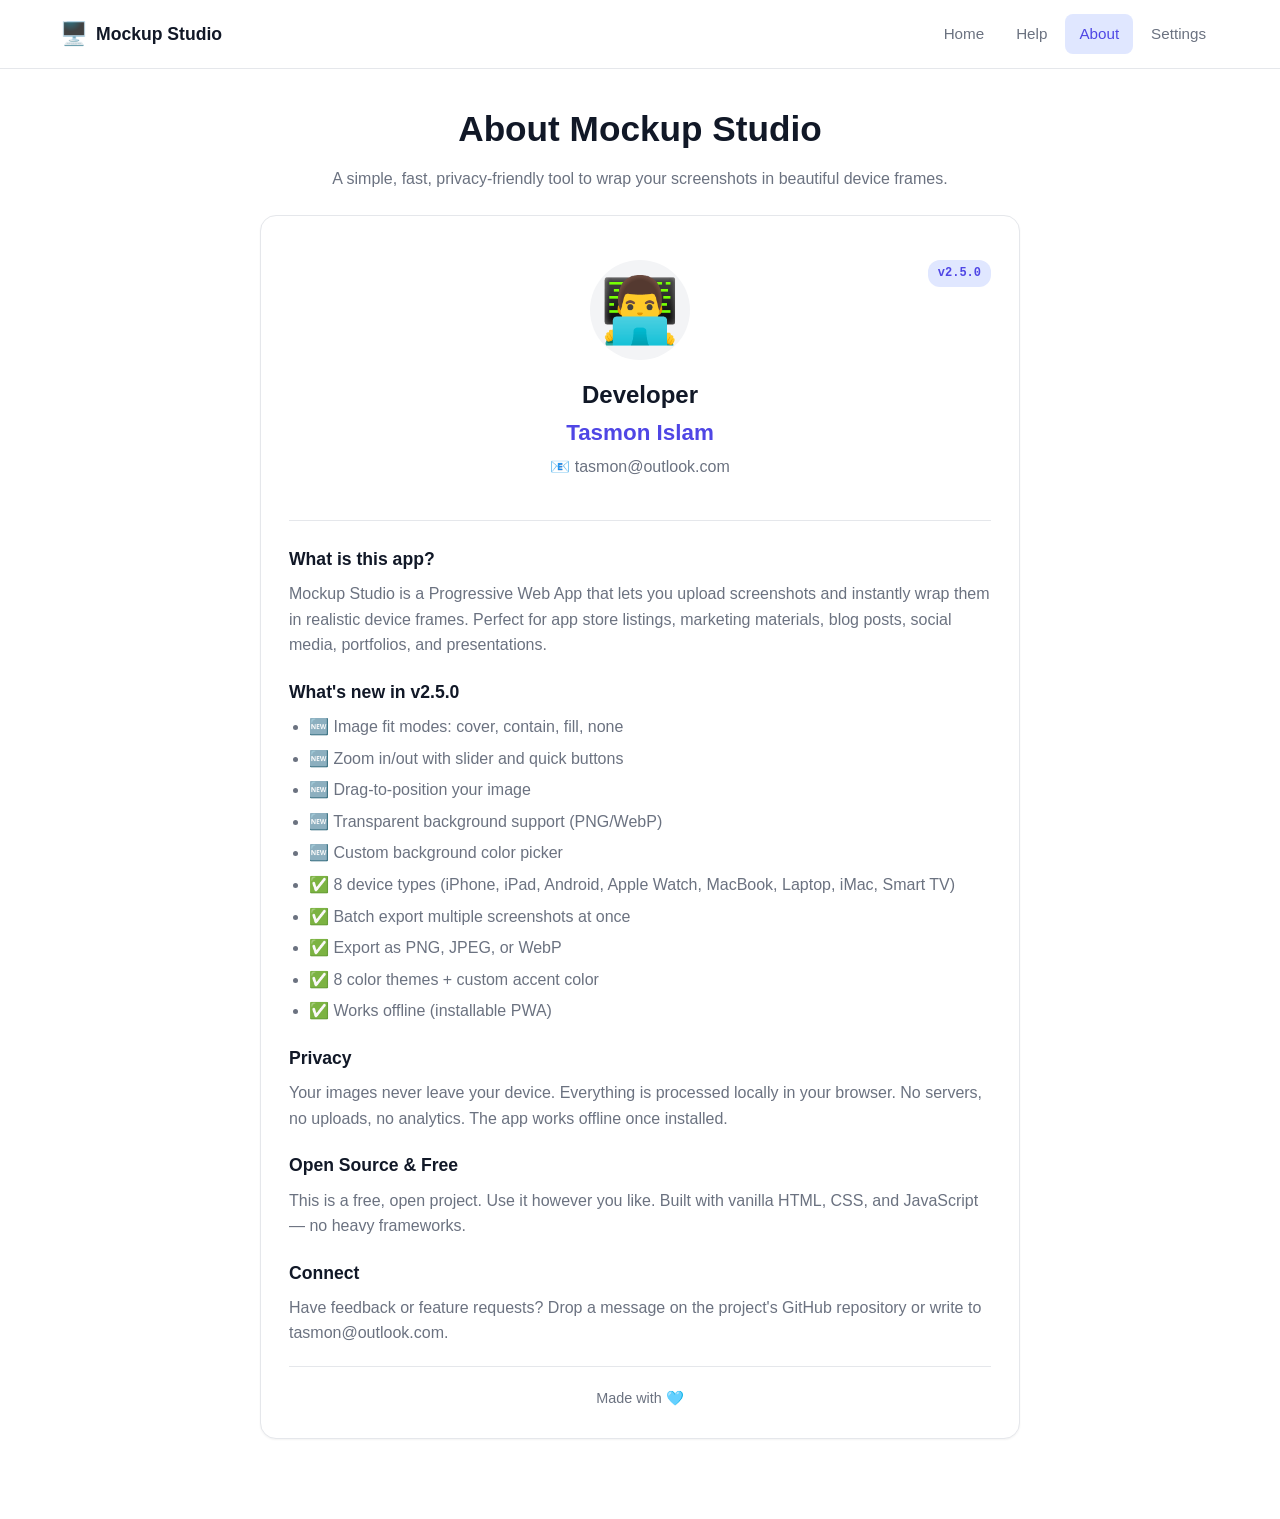
<file: about.html>
<!DOCTYPE html>
<html lang="en" data-theme="light">
<head>
  <meta charset="UTF-8">
  <meta name="viewport" content="width=device-width, initial-scale=1.0">
  <meta name="theme-color" content="#4f46e5">
  <link rel="manifest" href="manifest.json">
  <link rel="icon" href="icon.png" type="image/png">
  <title>About - Mockup Studio</title>
  <link rel="stylesheet" href="styles.css">
  <script>
    try {
      const s = JSON.parse(localStorage.getItem('mockup-settings') || '{}');
      if (s.theme) document.documentElement.setAttribute('data-theme', s.theme);
      if (s.accent && s.accent !== '#4f46e5') {
        document.documentElement.style.setProperty('--primary', s.accent);
      }
    } catch(e) {}
  </script>
</head>
<body>
  <nav class="navbar">
    <div class="nav-container">
      <a href="index.html" class="nav-brand">
        <span class="brand-icon">🖥️</span>
        <span class="brand-text">Mockup Studio</span>
      </a>
      <button class="nav-toggle" id="navToggle"><span></span><span></span><span></span></button>
      <ul class="nav-links" id="navLinks">
        <li><a href="index.html" class="nav-link">Home</a></li>
        <li><a href="help.html" class="nav-link">Help</a></li>
        <li><a href="about.html" class="nav-link active">About</a></li>
        <li><a href="settings.html" class="nav-link">Settings</a></li>
      </ul>
    </div>
  </nav>

  <main class="container narrow">
    <div class="page-header">
      <h1>About Mockup Studio</h1>
      <p class="page-subtitle">A simple, fast, privacy-friendly tool to wrap your screenshots in beautiful device frames.</p>
    </div>

    <div class="card">
      <div class="about-hero">
        <span class="version-tag">v2.5.0</span>
        <div class="about-avatar">👨‍💻</div>
        <h2>Developer</h2>
        <p class="developer-name">Tasmon Islam</p>
        <p class="developer-role">📧 tasmon@outlook.com</p>
      </div>

      <div class="about-section">
        <h3>What is this app?</h3>
        <p>Mockup Studio is a Progressive Web App that lets you upload screenshots and instantly wrap them in realistic device frames. Perfect for app store listings, marketing materials, blog posts, social media, portfolios, and presentations.</p>
      </div>

      <div class="about-section">
        <h3>What's new in v2.5.0</h3>
        <ul class="feature-list">
          <li>🆕 Image fit modes: cover, contain, fill, none</li>
          <li>🆕 Zoom in/out with slider and quick buttons</li>
          <li>🆕 Drag-to-position your image</li>
          <li>🆕 Transparent background support (PNG/WebP)</li>
          <li>🆕 Custom background color picker</li>
          <li>✅ 8 device types (iPhone, iPad, Android, Apple Watch, MacBook, Laptop, iMac, Smart TV)</li>
          <li>✅ Batch export multiple screenshots at once</li>
          <li>✅ Export as PNG, JPEG, or WebP</li>
          <li>✅ 8 color themes + custom accent color</li>
          <li>✅ Works offline (installable PWA)</li>
        </ul>
      </div>

      <div class="about-section">
        <h3>Privacy</h3>
        <p>Your images never leave your device. Everything is processed locally in your browser. No servers, no uploads, no analytics. The app works offline once installed.</p>
      </div>

      <div class="about-section">
        <h3>Open Source & Free</h3>
        <p>This is a free, open project. Use it however you like. Built with vanilla HTML, CSS, and JavaScript — no heavy frameworks.</p>
      </div>

      <div class="about-section">
        <h3>Connect</h3>
        <p>Have feedback or feature requests? Drop a message on the project's GitHub repository or write to tasmon@outlook.com.</p>
      </div>

      <div class="about-meta">
        <p>Made with 🩵</p>
      </div>
    </div>
  </main>

  <script src="app.js"></script>
</body>
</html>
</file>
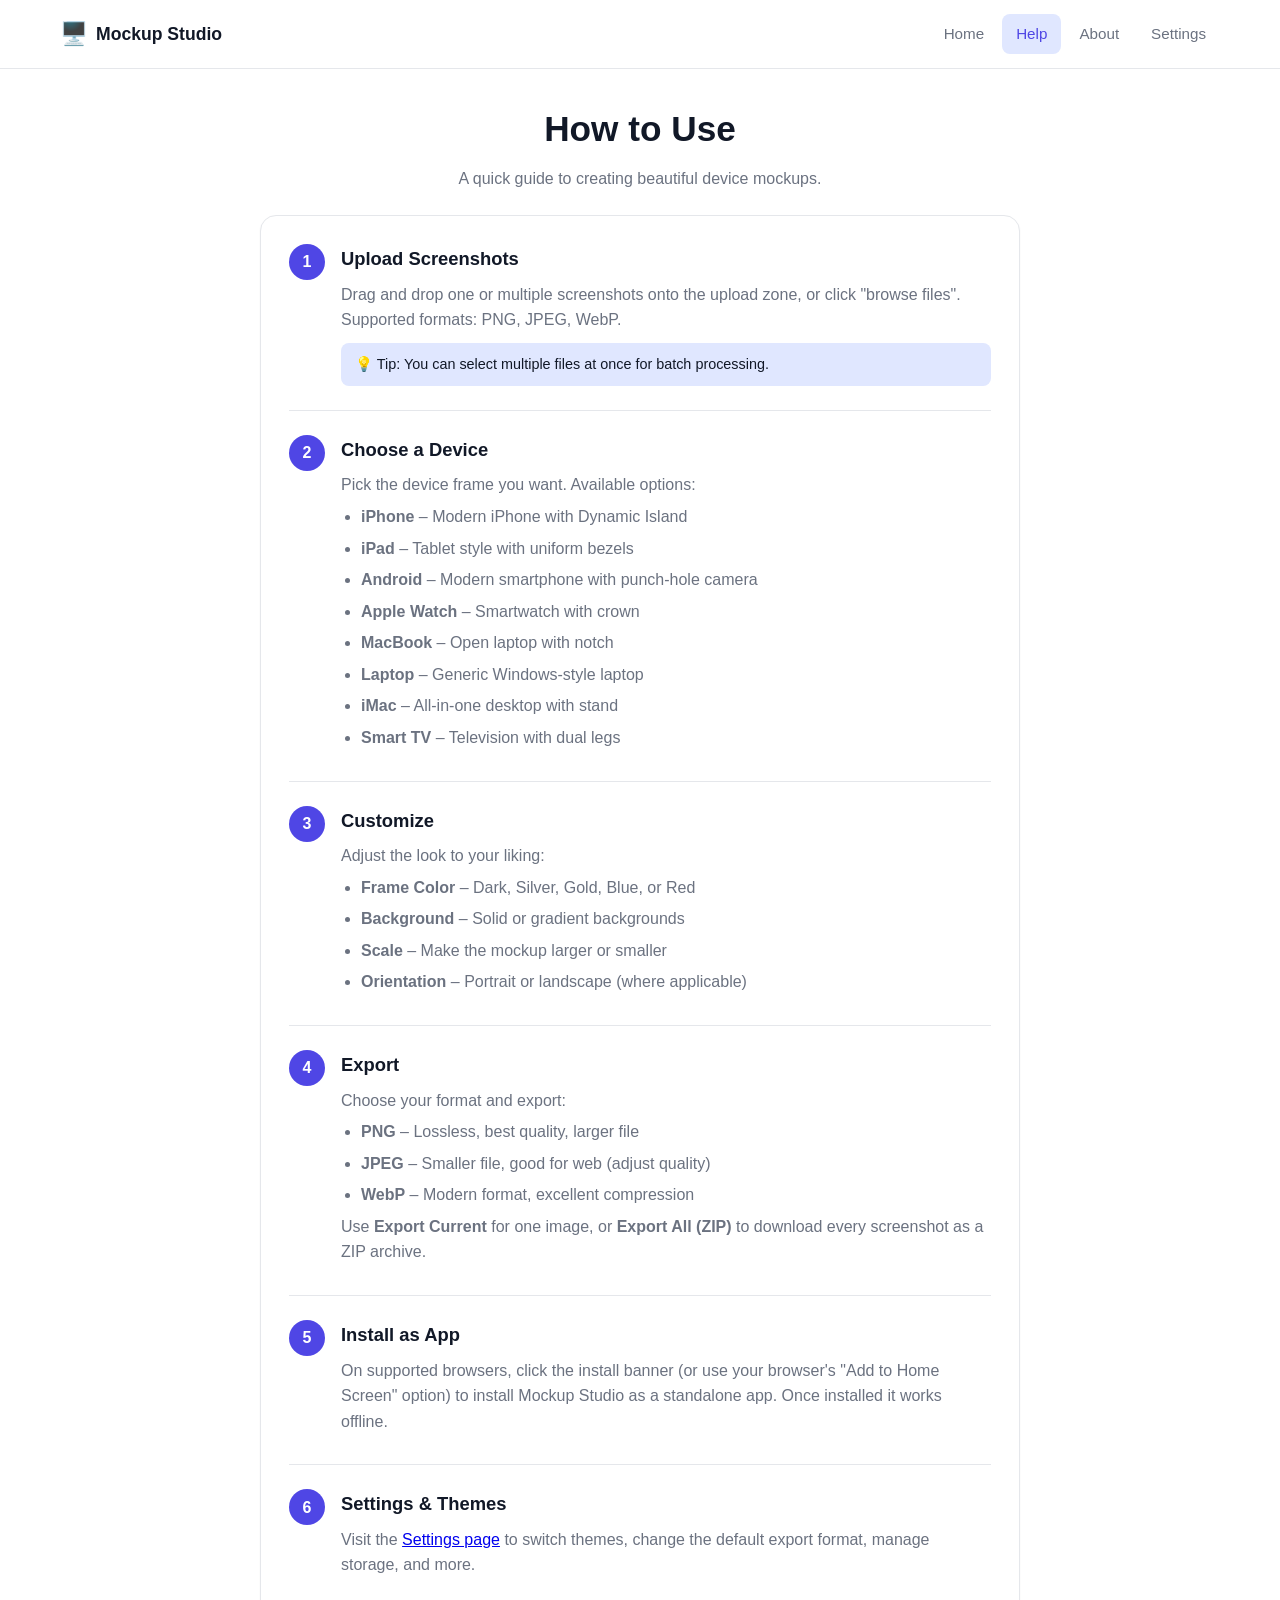
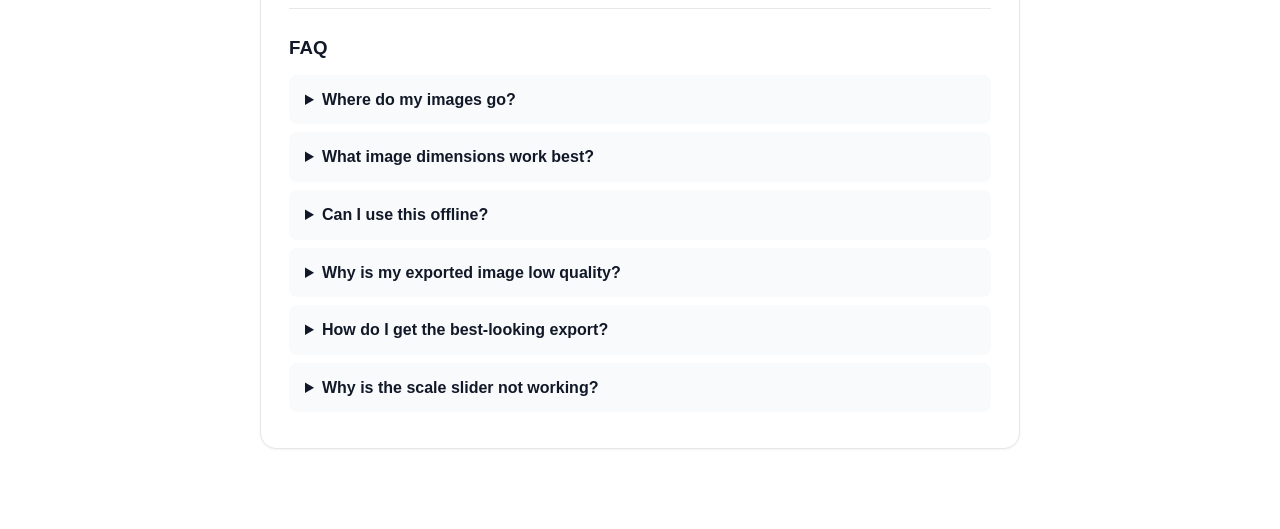
<file: help.html>
<!DOCTYPE html>
<html lang="en" data-theme="light">
<head>
  <meta charset="UTF-8">
  <meta name="viewport" content="width=device-width, initial-scale=1.0">
  <meta name="theme-color" content="#4f46e5">
  <link rel="manifest" href="manifest.json">
  <link rel="icon" href="icon.png" type="image/png">
  <title>Help - Mockup Studio</title>
  <link rel="stylesheet" href="styles.css">
  <script>
    try {
      const s = JSON.parse(localStorage.getItem('mockup-settings') || '{}');
      if (s.theme) document.documentElement.setAttribute('data-theme', s.theme);
      if (s.accent && s.accent !== '#4f46e5') {
        document.documentElement.style.setProperty('--primary', s.accent);
      }
    } catch(e) {}
  </script>
</head>
<body>
  <nav class="navbar">
    <div class="nav-container">
      <a href="index.html" class="nav-brand">
        <span class="brand-icon">🖥️</span>
        <span class="brand-text">Mockup Studio</span>
      </a>
      <button class="nav-toggle" id="navToggle"><span></span><span></span><span></span></button>
      <ul class="nav-links" id="navLinks">
        <li><a href="index.html" class="nav-link">Home</a></li>
        <li><a href="help.html" class="nav-link active">Help</a></li>
        <li><a href="about.html" class="nav-link">About</a></li>
        <li><a href="settings.html" class="nav-link">Settings</a></li>
      </ul>
    </div>
  </nav>

  <main class="container narrow">
    <div class="page-header">
      <h1>How to Use</h1>
      <p class="page-subtitle">A quick guide to creating beautiful device mockups.</p>
    </div>

    <div class="card">
      <div class="help-step">
        <div class="step-number">1</div>
        <div class="step-content">
          <h3>Upload Screenshots</h3>
          <p>Drag and drop one or multiple screenshots onto the upload zone, or click "browse files". Supported formats: PNG, JPEG, WebP.</p>
          <div class="tip">💡 Tip: You can select multiple files at once for batch processing.</div>
        </div>
      </div>

      <div class="help-step">
        <div class="step-number">2</div>
        <div class="step-content">
          <h3>Choose a Device</h3>
          <p>Pick the device frame you want. Available options:</p>
          <ul>
            <li><strong>iPhone</strong> – Modern iPhone with Dynamic Island</li>
            <li><strong>iPad</strong> – Tablet style with uniform bezels</li>
            <li><strong>Android</strong> – Modern smartphone with punch-hole camera</li>
            <li><strong>Apple Watch</strong> – Smartwatch with crown</li>
            <li><strong>MacBook</strong> – Open laptop with notch</li>
            <li><strong>Laptop</strong> – Generic Windows-style laptop</li>
            <li><strong>iMac</strong> – All-in-one desktop with stand</li>
            <li><strong>Smart TV</strong> – Television with dual legs</li>
          </ul>
        </div>
      </div>

      <div class="help-step">
        <div class="step-number">3</div>
        <div class="step-content">
          <h3>Customize</h3>
          <p>Adjust the look to your liking:</p>
          <ul>
            <li><strong>Frame Color</strong> – Dark, Silver, Gold, Blue, or Red</li>
            <li><strong>Background</strong> – Solid or gradient backgrounds</li>
            <li><strong>Scale</strong> – Make the mockup larger or smaller</li>
            <li><strong>Orientation</strong> – Portrait or landscape (where applicable)</li>
          </ul>
        </div>
      </div>

      <div class="help-step">
        <div class="step-number">4</div>
        <div class="step-content">
          <h3>Export</h3>
          <p>Choose your format and export:</p>
          <ul>
            <li><strong>PNG</strong> – Lossless, best quality, larger file</li>
            <li><strong>JPEG</strong> – Smaller file, good for web (adjust quality)</li>
            <li><strong>WebP</strong> – Modern format, excellent compression</li>
          </ul>
          <p>Use <strong>Export Current</strong> for one image, or <strong>Export All (ZIP)</strong> to download every screenshot as a ZIP archive.</p>
        </div>
      </div>

      <div class="help-step">
        <div class="step-number">5</div>
        <div class="step-content">
          <h3>Install as App</h3>
          <p>On supported browsers, click the install banner (or use your browser's "Add to Home Screen" option) to install Mockup Studio as a standalone app. Once installed it works offline.</p>
        </div>
      </div>

      <div class="help-step">
        <div class="step-number">6</div>
        <div class="step-content">
          <h3>Settings & Themes</h3>
          <p>Visit the <a href="settings.html">Settings page</a> to switch themes, change the default export format, manage storage, and more.</p>
        </div>
      </div>

      <div class="help-section">
        <h3>FAQ</h3>
        <details class="faq-item">
          <summary>Where do my images go?</summary>
          <p>Nowhere. They stay on your device. All processing happens in your browser.</p>
        </details>
        <details class="faq-item">
          <summary>What image dimensions work best?</summary>
          <p>Use screenshots that match the aspect ratio of your target device for best results (e.g., 1170×2532 for iPhone, 2048×2732 for iPad).</p>
        </details>
        <details class="faq-item">
          <summary>Can I use this offline?</summary>
          <p>Yes! Once installed as a PWA, the app works completely offline.</p>
        </details>
        <details class="faq-item">
          <summary>Why is my exported image low quality?</summary>
          <p>Make sure the JPEG/WebP quality slider is set high. PNG is always lossless.</p>
        </details>
        <details class="faq-item">
          <summary>How do I get the best-looking export?</summary>
          <p>Use high-resolution screenshots, set scale to 100%, export as PNG, and pick a contrasting background.</p>
        </details>
        <details class="faq-item">
          <summary>Why is the scale slider not working?</summary>
          <p>In v2.0.1, scale now properly applies via CSS custom property. If you still see issues, try refreshing the page.</p>
        </details>
      </div>
    </div>
  </main>

  <script src="app.js"></script>
</body>
</html>
</file>
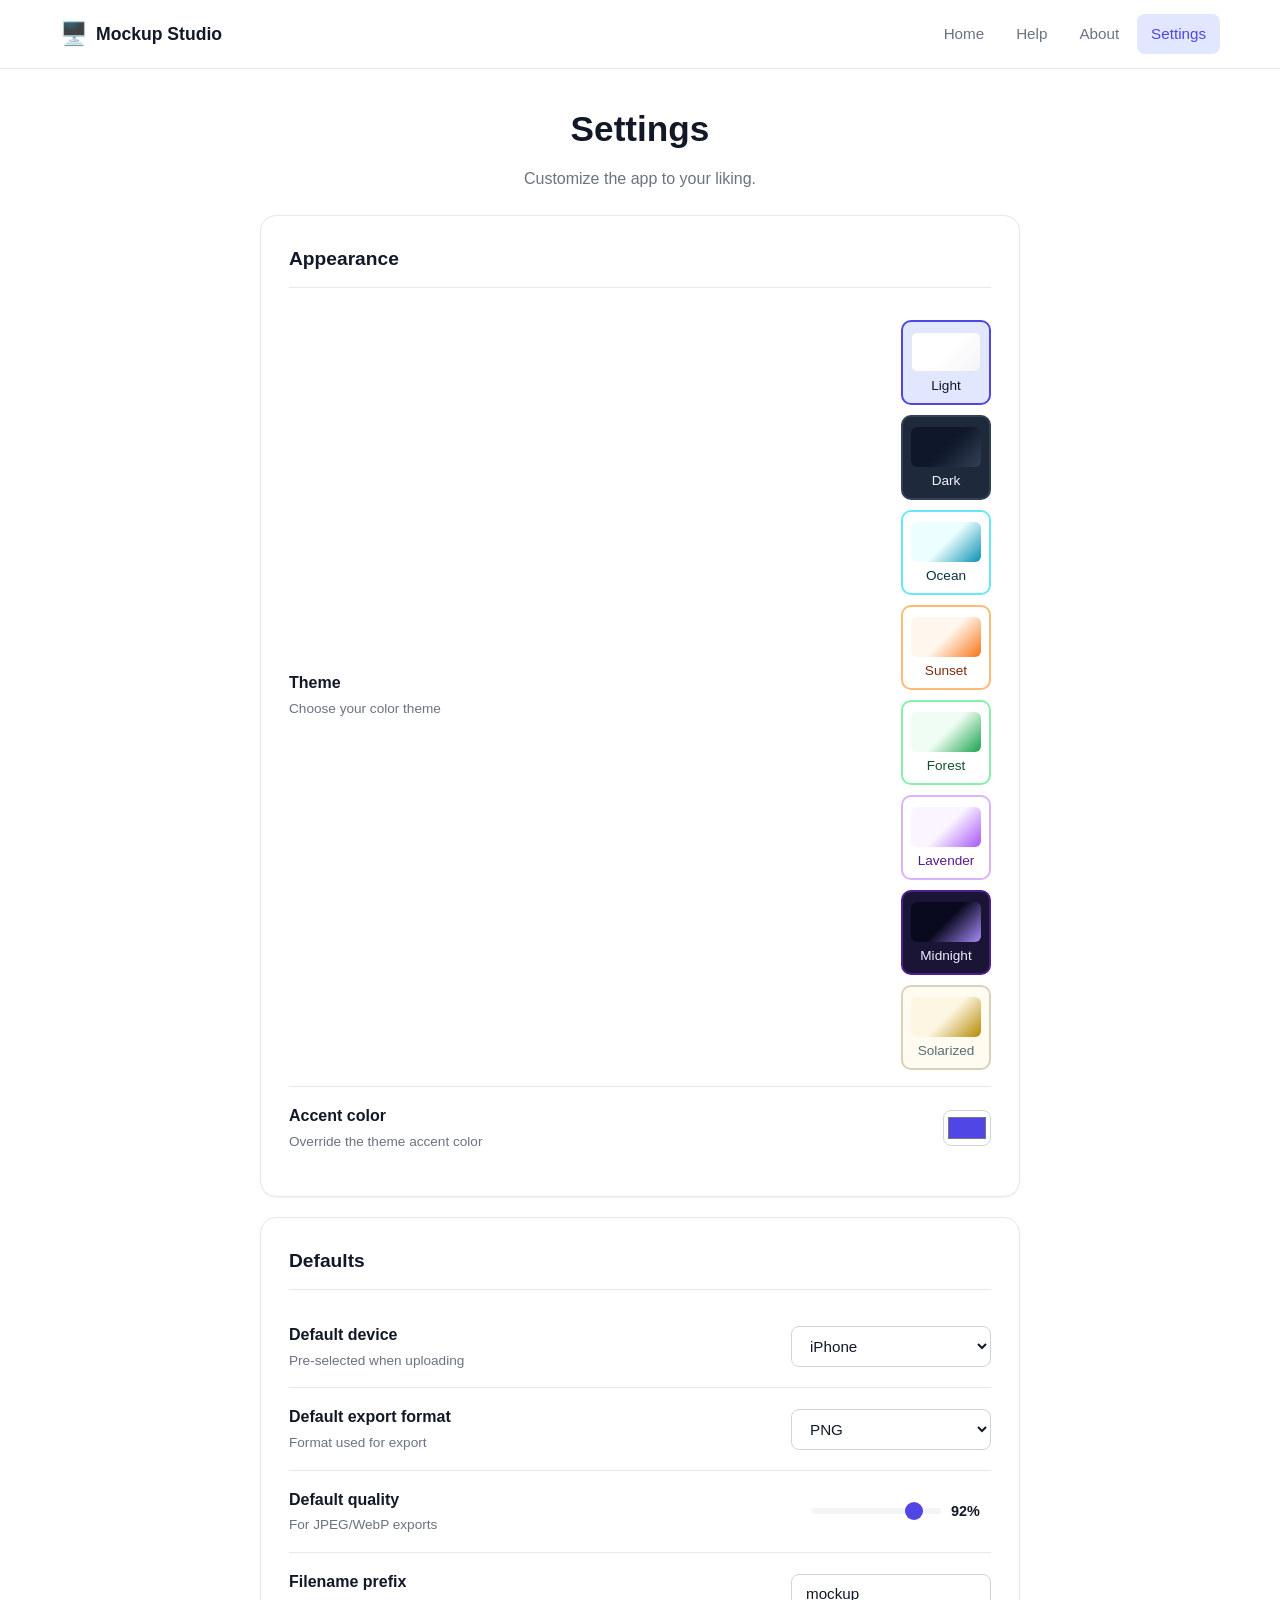
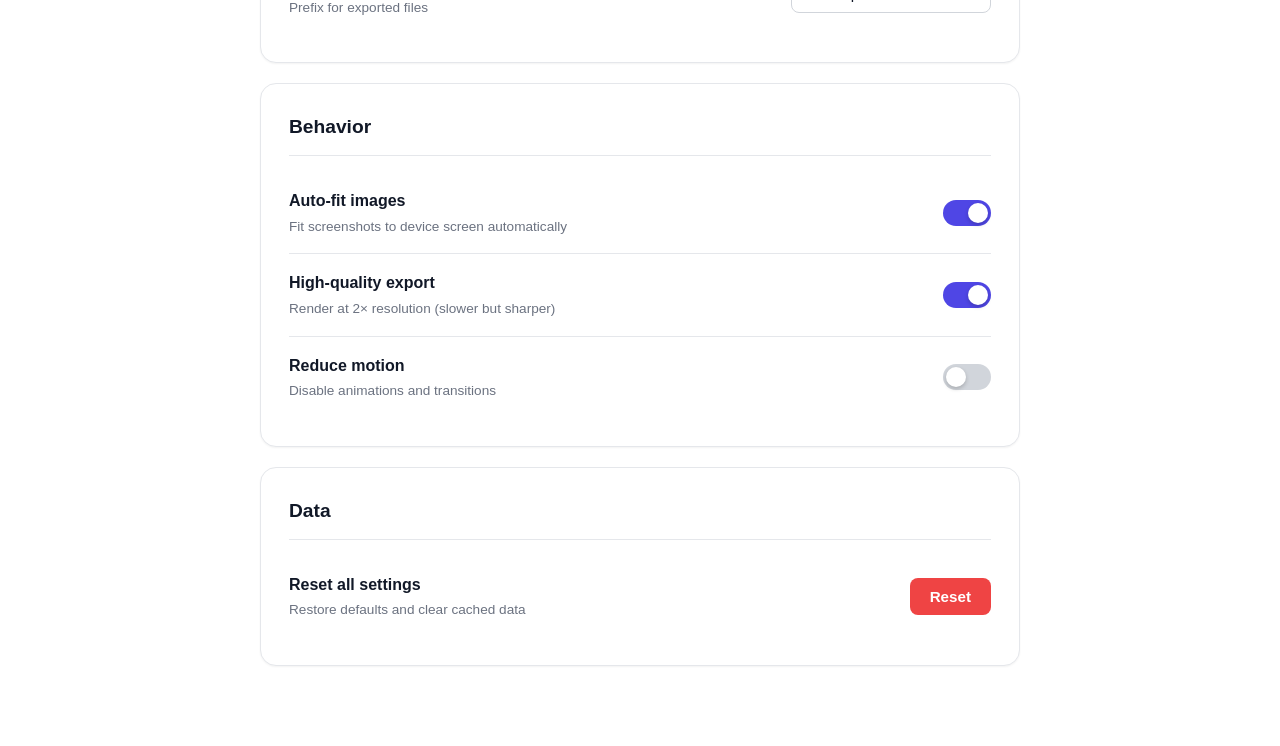
<file: settings.html>
<!DOCTYPE html>
<html lang="en" data-theme="light">
<head>
  <meta charset="UTF-8">
  <meta name="viewport" content="width=device-width, initial-scale=1.0">
  <meta name="theme-color" content="#4f46e5">
  <link rel="manifest" href="manifest.json">
  <link rel="icon" href="icon.png" type="image/png">
  <title>Settings - Mockup Studio</title>
  <link rel="stylesheet" href="styles.css">
  <script>
    try {
      const s = JSON.parse(localStorage.getItem('mockup-settings') || '{}');
      if (s.theme) document.documentElement.setAttribute('data-theme', s.theme);
      if (s.accent && s.accent !== '#4f46e5') {
        document.documentElement.style.setProperty('--primary', s.accent);
      }
    } catch(e) {}
  </script>
</head>
<body>
  <nav class="navbar">
    <div class="nav-container">
      <a href="index.html" class="nav-brand">
        <span class="brand-icon">🖥️</span>
        <span class="brand-text">Mockup Studio</span>
      </a>
      <button class="nav-toggle" id="navToggle"><span></span><span></span><span></span></button>
      <ul class="nav-links" id="navLinks">
        <li><a href="index.html" class="nav-link">Home</a></li>
        <li><a href="help.html" class="nav-link">Help</a></li>
        <li><a href="about.html" class="nav-link">About</a></li>
        <li><a href="settings.html" class="nav-link active">Settings</a></li>
      </ul>
    </div>
  </nav>

  <main class="container narrow">
    <div class="page-header">
      <h1>Settings</h1>
      <p class="page-subtitle">Customize the app to your liking.</p>
    </div>

    <div class="card">
      <h2 class="settings-section-title">Appearance</h2>
      <div class="setting-row">
        <div>
          <label class="setting-label">Theme</label>
          <p class="setting-desc">Choose your color theme</p>
        </div>
        <div class="theme-grid" id="themeGrid">
          <button class="theme-card selected" data-theme="light" type="button">
            <div class="theme-preview theme-preview-light"></div>
            <span>Light</span>
          </button>
          <button class="theme-card" data-theme="dark" type="button">
            <div class="theme-preview theme-preview-dark"></div>
            <span>Dark</span>
          </button>
          <button class="theme-card" data-theme="ocean" type="button">
            <div class="theme-preview theme-preview-ocean"></div>
            <span>Ocean</span>
          </button>
          <button class="theme-card" data-theme="sunset" type="button">
            <div class="theme-preview theme-preview-sunset"></div>
            <span>Sunset</span>
          </button>
          <button class="theme-card" data-theme="forest" type="button">
            <div class="theme-preview theme-preview-forest"></div>
            <span>Forest</span>
          </button>
          <button class="theme-card" data-theme="lavender" type="button">
            <div class="theme-preview theme-preview-lavender"></div>
            <span>Lavender</span>
          </button>
          <button class="theme-card" data-theme="midnight" type="button">
            <div class="theme-preview theme-preview-midnight"></div>
            <span>Midnight</span>
          </button>
          <button class="theme-card" data-theme="solarized" type="button">
            <div class="theme-preview theme-preview-solarized"></div>
            <span>Solarized</span>
          </button>
        </div>
      </div>

      <div class="setting-row">
        <div>
          <label class="setting-label" for="accentPicker">Accent color</label>
          <p class="setting-desc">Override the theme accent color</p>
        </div>
        <input type="color" id="accentPicker" value="#4f46e5" class="color-input">
      </div>
    </div>

    <div class="card">
      <h2 class="settings-section-title">Defaults</h2>

      <div class="setting-row">
        <div>
          <label class="setting-label" for="defaultDevice">Default device</label>
          <p class="setting-desc">Pre-selected when uploading</p>
        </div>
        <select id="defaultDevice" class="select-input">
          <option value="iphone">iPhone</option>
          <option value="ipad">iPad</option>
          <option value="android">Android</option>
          <option value="watch">Apple Watch</option>
          <option value="macbook">MacBook</option>
          <option value="laptop">Laptop</option>
          <option value="imac">iMac</option>
          <option value="tv">Smart TV</option>
        </select>
      </div>

      <div class="setting-row">
        <div>
          <label class="setting-label" for="defaultFormat">Default export format</label>
          <p class="setting-desc">Format used for export</p>
        </div>
        <select id="defaultFormat" class="select-input">
          <option value="png">PNG</option>
          <option value="jpeg">JPEG</option>
          <option value="webp">WebP</option>
        </select>
      </div>

      <div class="setting-row">
        <div>
          <label class="setting-label" for="defaultQuality">Default quality</label>
          <p class="setting-desc">For JPEG/WebP exports</p>
        </div>
        <div class="range-row">
          <input type="range" id="defaultQuality" min="50" max="100" value="92">
          <span id="defaultQualityValue">92%</span>
        </div>
      </div>

      <div class="setting-row">
        <div>
          <label class="setting-label" for="defaultPrefix">Filename prefix</label>
          <p class="setting-desc">Prefix for exported files</p>
        </div>
        <input type="text" id="defaultPrefix" class="text-input" value="mockup" maxlength="50">
      </div>
    </div>

    <div class="card">
      <h2 class="settings-section-title">Behavior</h2>

      <div class="setting-row">
        <div>
          <label class="setting-label" for="autoFit">Auto-fit images</label>
          <p class="setting-desc">Fit screenshots to device screen automatically</p>
        </div>
        <label class="switch">
          <input type="checkbox" id="autoFit" checked>
          <span class="slider"></span>
        </label>
      </div>

      <div class="setting-row">
        <div>
          <label class="setting-label" for="hqExport">High-quality export</label>
          <p class="setting-desc">Render at 2× resolution (slower but sharper)</p>
        </div>
        <label class="switch">
          <input type="checkbox" id="hqExport" checked>
          <span class="slider"></span>
        </label>
      </div>

      <div class="setting-row">
        <div>
          <label class="setting-label" for="reduceMotion">Reduce motion</label>
          <p class="setting-desc">Disable animations and transitions</p>
        </div>
        <label class="switch">
          <input type="checkbox" id="reduceMotion">
          <span class="slider"></span>
        </label>
      </div>
    </div>

    <div class="card">
      <h2 class="settings-section-title">Data</h2>
      <div class="setting-row">
        <div>
          <label class="setting-label">Reset all settings</label>
          <p class="setting-desc">Restore defaults and clear cached data</p>
        </div>
        <button class="btn btn-danger" id="resetSettings" type="button">Reset</button>
      </div>
    </div>
  </main>

  <script src="app.js"></script>
</body>
</html>
</file>
<file: styles.css>
*, *::before, *::after { box-sizing: border-box; margin: 0; padding: 0; }

:root, [data-theme="light"] {
  --primary: #4f46e5;
  --primary-hover: #4338ca;
  --primary-light: #e0e7ff;
  --bg: #ffffff;
  --bg-secondary: #f9fafb;
  --bg-tertiary: #f3f4f6;
  --text: #111827;
  --text-secondary: #6b7280;
  --border: #e5e7eb;
  --border-strong: #d1d5db;
  --card: #ffffff;
  --shadow-sm: 0 1px 2px rgba(0,0,0,0.05);
  --shadow: 0 1px 3px rgba(0,0,0,0.1), 0 1px 2px rgba(0,0,0,0.06);
  --shadow-lg: 0 10px 25px rgba(0,0,0,0.1);
  --danger: #ef4444;
  --success: #10b981;
  --mockup-scale: 0.8;
}

[data-theme="dark"] {
  --primary: #818cf8; --primary-hover: #6366f1; --primary-light: #312e81;
  --bg: #0f172a; --bg-secondary: #1e293b; --bg-tertiary: #334155;
  --text: #f1f5f9; --text-secondary: #94a3b8;
  --border: #334155; --border-strong: #475569; --card: #1e293b;
}

[data-theme="ocean"] { --primary: #0891b2; --primary-light: #cffafe; --bg: #ecfeff; --bg-secondary: #cffafe; --bg-tertiary: #a5f3fc; --text: #083344; --text-secondary: #155e75; --border: #67e8f9; --card: #ffffff; }
[data-theme="sunset"] { --primary: #f97316; --primary-light: #fed7aa; --bg: #fff7ed; --bg-secondary: #ffedd5; --bg-tertiary: #fed7aa; --text: #7c2d12; --text-secondary: #9a3412; --border: #fdba74; --card: #ffffff; }
[data-theme="forest"] { --primary: #16a34a; --primary-light: #dcfce7; --bg: #f0fdf4; --bg-secondary: #dcfce7; --bg-tertiary: #bbf7d0; --text: #14532d; --text-secondary: #166534; --border: #86efac; --card: #ffffff; }
[data-theme="lavender"] { --primary: #a855f7; --primary-light: #f3e8ff; --bg: #faf5ff; --bg-secondary: #f3e8ff; --bg-tertiary: #e9d5ff; --text: #581c87; --text-secondary: #6b21a8; --border: #d8b4fe; --card: #ffffff; }
[data-theme="midnight"] { --primary: #a78bfa; --primary-light: #4c1d95; --bg: #0a0a1f; --bg-secondary: #1a1535; --bg-tertiary: #2d2555; --text: #ede9fe; --text-secondary: #c4b5fd; --border: #4c1d95; --card: #1a1535; }
[data-theme="solarized"] { --primary: #b58900; --primary-light: #fdf6e3; --bg: #fdf6e3; --bg-secondary: #eee8d5; --bg-tertiary: #d8d2bd; --text: #586e75; --text-secondary: #657b83; --border: #d8d2bd; --card: #fffbf0; }

html { scroll-behavior: smooth; }
body {
  font-family: -apple-system, BlinkMacSystemFont, 'Segoe UI', Roboto, sans-serif;
  background: var(--bg);
  color: var(--text);
  line-height: 1.6;
  min-height: 100vh;
  transition: background 0.3s, color 0.3s;
  -webkit-font-smoothing: antialiased;
}
[data-reduce-motion="true"] *, [data-reduce-motion="true"] *::before, [data-reduce-motion="true"] *::after {
  animation-duration: 0.01ms !important;
  transition-duration: 0.01ms !important;
}

.navbar { position: sticky; top: 0; z-index: 100; border-bottom: 1px solid var(--border); background: color-mix(in srgb, var(--bg) 92%, transparent); backdrop-filter: blur(10px); }
.nav-container { max-width: 1200px; margin: 0 auto; padding: 14px 20px; display: flex; align-items: center; justify-content: space-between; gap: 16px; }
.nav-brand { display: flex; align-items: center; gap: 8px; font-weight: 700; font-size: 1.1rem; color: var(--text); text-decoration: none; }
.brand-icon { font-size: 1.4rem; }
.nav-links { display: flex; gap: 4px; list-style: none; }
.nav-link { display: block; padding: 8px 14px; color: var(--text-secondary); text-decoration: none; border-radius: 8px; font-weight: 500; font-size: 0.95rem; transition: 0.2s; }
.nav-link:hover { background: var(--bg-tertiary); color: var(--text); }
.nav-link.active { background: var(--primary-light); color: var(--primary); }
.nav-toggle { display: none; background: none; border: none; cursor: pointer; padding: 8px; flex-direction: column; gap: 4px; }
.nav-toggle span { display: block; width: 22px; height: 2px; background: var(--text); border-radius: 2px; transition: 0.3s; }
.nav-toggle[aria-expanded="true"] span:nth-child(1) { transform: translateY(6px) rotate(45deg); }
.nav-toggle[aria-expanded="true"] span:nth-child(2) { opacity: 0; }
.nav-toggle[aria-expanded="true"] span:nth-child(3) { transform: translateY(-6px) rotate(-45deg); }

.container { max-width: 1200px; margin: 0 auto; padding: 32px 20px 60px; }
.container.narrow { max-width: 800px; }

.hero { text-align: center; padding: 20px 0 40px; }
.hero-title {
  font-size: clamp(1.8rem, 4vw, 2.6rem);
  font-weight: 800;
  margin-bottom: 12px;
  background: linear-gradient(135deg, var(--text), var(--primary));
  -webkit-background-clip: text;
  background-clip: text;
  -webkit-text-fill-color: transparent;
  line-height: 1.2;
}
.hero-subtitle { font-size: clamp(1rem, 2vw, 1.15rem); color: var(--text-secondary); max-width: 600px; margin: 0 auto 32px; }

.upload-zone { border: 2px dashed var(--border-strong); border-radius: 16px; padding: 48px 20px; background: var(--bg-secondary); cursor: pointer; transition: 0.3s; max-width: 700px; margin: 0 auto; outline: none; }
.upload-zone:hover, .upload-zone.dragover, .upload-zone:focus-visible { border-color: var(--primary); background: var(--primary-light); transform: translateY(-2px); }
.upload-content { text-align: center; pointer-events: none; }
.upload-content > * { pointer-events: auto; }
.upload-icon { width: 56px; height: 56px; color: var(--primary); margin-bottom: 12px; }
.upload-zone h3 { font-size: 1.2rem; margin-bottom: 6px; }
.upload-hint { font-size: 0.85rem; color: var(--text-secondary); margin-top: 8px; }
.link-btn { background: none; border: none; color: var(--primary); font-weight: 600; cursor: pointer; font-size: inherit; text-decoration: underline; font-family: inherit; padding: 0; }

.section { margin-top: 40px; padding-top: 40px; border-top: 1px solid var(--border); }
.section[hidden] { display: none !important; }
.section-header { margin-bottom: 20px; }
.section-header h2 { font-size: 1.5rem; font-weight: 700; margin-bottom: 4px; }
.section-sub { color: var(--text-secondary); font-size: 0.95rem; }
.badge { display: inline-block; background: var(--primary); color: white; padding: 2px 10px; border-radius: 12px; font-size: 0.85rem; margin-left: 8px; vertical-align: middle; }

.device-grid { display: grid; grid-template-columns: repeat(auto-fill, minmax(140px, 1fr)); gap: 12px; margin-bottom: 20px; }
.device-card { background: var(--card); border: 2px solid var(--border); border-radius: 12px; padding: 16px 12px; cursor: pointer; display: flex; flex-direction: column; align-items: center; gap: 10px; transition: 0.2s; font-family: inherit; color: inherit; }
.device-card:hover { border-color: var(--primary); transform: translateY(-2px); box-shadow: var(--shadow); }
.device-card.selected { border-color: var(--primary); background: var(--primary-light); }
.device-card:focus-visible { outline: 2px solid var(--primary); outline-offset: 2px; }
.device-thumb { display: flex; align-items: center; justify-content: center; height: 70px; }
.device-name { font-size: 0.85rem; font-weight: 600; }

/* Thumbnails */
.thumb-frame { position: relative; }
.thumb-iphone { width: 32px; height: 64px; background: linear-gradient(150deg, #3a3a3c 0%, #1c1c1e 100%); border-radius: 9px; padding: 2.5px; position: relative; }
.thumb-iphone .thumb-screen { width: 100%; height: 100%; background: linear-gradient(135deg, #4f46e5, #ec4899); border-radius: 7px; }
.thumb-iphone .thumb-island { position: absolute; top: 4px; left: 50%; transform: translateX(-50%); width: 14px; height: 4px; background: #000; border-radius: 2px; }
.thumb-ipad { width: 54px; height: 64px; background: linear-gradient(150deg, #d4d4d6 0%, #8e8e93 100%); border-radius: 5px; padding: 4px; }
.thumb-ipad .thumb-screen { width: 100%; height: 100%; background: linear-gradient(135deg, #06b6d4, #3b82f6); border-radius: 2px; }
.thumb-android { width: 32px; height: 64px; background: linear-gradient(150deg, #2c2c2e 0%, #0a0a0a 100%); border-radius: 9px; padding: 2.5px; position: relative; }
.thumb-android .thumb-screen { width: 100%; height: 100%; background: linear-gradient(135deg, #10b981, #3b82f6); border-radius: 7px; }
.thumb-android .thumb-punch { position: absolute; top: 5px; left: 50%; transform: translateX(-50%); width: 5px; height: 5px; background: #000; border-radius: 50%; }
.thumb-watch { position: relative; display: flex; flex-direction: column; align-items: center; justify-content: center; height: 64px; }
.thumb-watch-band { width: 22px; height: 8px; background: linear-gradient(180deg, #2c2c2e, #1c1c1e); }
.thumb-band-top { border-radius: 3px 3px 0 0; margin-bottom: -2px; }
.thumb-band-bottom { border-radius: 0 0 3px 3px; margin-top: -2px; }
.thumb-watch-body { width: 30px; height: 40px; background: linear-gradient(150deg, #2c2c2e 0%, #0a0a0a 100%); border-radius: 8px; padding: 2px; position: relative; z-index: 2; }
.thumb-watch-screen { width: 100%; height: 100%; background: linear-gradient(135deg, #a855f7, #3b82f6); border-radius: 6px; }
.thumb-watch-crown { position: absolute; right: -2px; top: 50%; transform: translateY(-50%); width: 3px; height: 6px; background: #4a4a4c; border-radius: 1px; z-index: 3; }
.thumb-macbook-stack { display: flex; flex-direction: column; align-items: center; }
.thumb-lid { width: 76px; height: 46px; background: linear-gradient(180deg, #2c2c2e 0%, #1c1c1e 100%); border-radius: 4px 4px 0 0; padding: 3px 3px 4px; position: relative; }
.thumb-lid .thumb-screen { width: 100%; height: 100%; background: linear-gradient(135deg, #a855f7, #ec4899); border-radius: 1px; }
.thumb-lid .thumb-notch { position: absolute; top: 1px; left: 50%; transform: translateX(-50%); width: 8px; height: 3px; background: #000; border-radius: 0 0 2px 2px; }
.thumb-base { width: 86px; height: 5px; background: linear-gradient(180deg, #c8c8ca 0%, #8e8e93 100%); border-radius: 0 0 4px 4px; position: relative; }
.thumb-base::before { content: ''; position: absolute; top: 0; left: 50%; transform: translateX(-50%); width: 16px; height: 1.5px; background: #48484a; border-radius: 0 0 1px 1px; }
.thumb-laptop-stack { display: flex; flex-direction: column; align-items: center; }
.thumb-laptop-lid { width: 80px; height: 48px; background: linear-gradient(180deg, #1f1f1f 0%, #0a0a0a 100%); border-radius: 4px 4px 0 0; padding: 5px; position: relative; }
.thumb-laptop-lid::before { content: ''; position: absolute; top: 2px; left: 50%; transform: translateX(-50%); width: 3px; height: 3px; background: #2a2a2a; border-radius: 50%; }
.thumb-laptop-lid .thumb-screen { width: 100%; height: 100%; background: linear-gradient(135deg, #16a34a, #0891b2); }
.thumb-laptop-base { width: 92px; height: 6px; background: linear-gradient(180deg, #2a2a2a 0%, #1a1a1a 100%); border-radius: 0 0 4px 4px; position: relative; }
.thumb-laptop-base::before { content: ''; position: absolute; top: 0; left: 50%; transform: translateX(-50%); width: 14px; height: 2px; background: #050505; }
.thumb-imac-stack { display: flex; flex-direction: column; align-items: center; }
.thumb-imac-display { width: 76px; height: 50px; background: linear-gradient(180deg, #2c2c2e 0%, #1c1c1e 100%); padding: 3px 3px 5px; border-radius: 5px 5px 0 0; position: relative; }
.thumb-imac-display::before { content: ''; position: absolute; top: 2px; left: 50%; transform: translateX(-50%); width: 4px; height: 4px; background: radial-gradient(circle at 30% 30%, #4a4a4c, #0a0a0a); border-radius: 50%; }
.thumb-imac-display .thumb-screen { width: 100%; height: 100%; background: linear-gradient(135deg, #16a34a, #0891b2); border-radius: 1px; }
.thumb-imac-stand { width: 6px; height: 8px; background: linear-gradient(180deg, #aeaeb2, #8e8e93); }
.thumb-imac-foot { width: 28px; height: 4px; background: linear-gradient(180deg, #aeaeb2, #6e6e73); border-radius: 0 0 6px 6px; }
.thumb-tv-stack { display: flex; flex-direction: column; align-items: center; }
.thumb-tv-bezel { width: 84px; height: 50px; background: linear-gradient(180deg, #1c1c1e 0%, #0a0a0a 100%); padding: 3px; border-radius: 3px; }
.thumb-tv-bezel .thumb-screen { width: 100%; height: 100%; background: linear-gradient(135deg, #ec4899, #f59e0b); border-radius: 2px; }
.thumb-tv-legs { display: flex; justify-content: space-between; width: 60px; padding: 0 6px; margin-top: -1px; }
.thumb-tv-leg { width: 3px; height: 6px; background: #1c1c1e; }

.orientation-toggle { display: flex; align-items: center; gap: 10px; }
.orientation-toggle[hidden] { display: none !important; }
.orientation-toggle label { font-weight: 500; font-size: 0.9rem; }
.seg-btn { padding: 8px 16px; background: var(--bg-secondary); border: 1px solid var(--border); border-radius: 8px; cursor: pointer; font-weight: 500; color: var(--text-secondary); font-family: inherit; transition: 0.2s; }
.seg-btn:hover { background: var(--bg-tertiary); }
.seg-btn.selected { background: var(--primary); color: white; border-color: var(--primary); }
.seg-btn:focus-visible { outline: 2px solid var(--primary); outline-offset: 2px; }

.options-bar { display: grid; grid-template-columns: repeat(auto-fit, minmax(220px, 1fr)); gap: 20px; padding: 20px; background: var(--card); border: 1px solid var(--border); border-radius: 12px; margin-bottom: 20px; }
.opt-group label { display: block; font-size: 0.85rem; font-weight: 600; margin-bottom: 8px; color: var(--text); }
.color-pills, .bg-pills, .format-pills { display: flex; gap: 8px; flex-wrap: wrap; align-items: center; }
.color-pill { width: 32px; height: 32px; border-radius: 50%; border: 2px solid var(--border); cursor: pointer; transition: 0.2s; padding: 0; }
.color-pill:hover { transform: scale(1.05); }
.color-pill.selected { border-color: var(--primary); transform: scale(1.1); box-shadow: 0 0 0 2px var(--primary-light); }
.bg-pill { width: 36px; height: 36px; border-radius: 8px; border: 2px solid var(--border); cursor: pointer; transition: 0.2s; padding: 0; position: relative; overflow: hidden; }
.bg-pill:hover { transform: scale(1.05); }
.bg-pill.selected { border-color: var(--primary); transform: scale(1.05); box-shadow: 0 0 0 2px var(--primary-light); }
.bg-pill-custom::after { content: '🎨'; position: absolute; top: 50%; left: 50%; transform: translate(-50%, -50%); font-size: 14px; filter: drop-shadow(0 0 1px rgba(0,0,0,0.5)); }
.format-pill { padding: 8px 14px; background: var(--bg-secondary); border: 1px solid var(--border); border-radius: 8px; cursor: pointer; font-weight: 600; font-family: inherit; color: var(--text); transition: 0.2s; }
.format-pill:hover { background: var(--bg-tertiary); }
.format-pill.selected { background: var(--primary); color: white; border-color: var(--primary); }
.format-pill:focus-visible, .color-pill:focus-visible, .bg-pill:focus-visible { outline: 2px solid var(--primary); outline-offset: 2px; }
.range-row { display: flex; align-items: center; gap: 10px; }
.range-row input[type="range"] { flex: 1; }
.range-row span { min-width: 40px; font-weight: 600; font-size: 0.9rem; }
input[type="range"] { -webkit-appearance: none; appearance: none; height: 6px; background: var(--bg-tertiary); border-radius: 3px; outline: none; }
input[type="range"]::-webkit-slider-thumb { -webkit-appearance: none; appearance: none; width: 18px; height: 18px; background: var(--primary); border-radius: 50%; cursor: pointer; transition: 0.2s; }
input[type="range"]::-webkit-slider-thumb:hover { transform: scale(1.2); }
input[type="range"]::-moz-range-thumb { width: 18px; height: 18px; background: var(--primary); border-radius: 50%; cursor: pointer; border: none; }

.custom-bg-controls { display: flex; align-items: center; gap: 10px; margin-top: 10px; padding: 10px 12px; background: var(--bg-secondary); border-radius: 8px; }
.custom-bg-controls[hidden] { display: none !important; }
.custom-bg-controls .mini-label { font-size: 0.85rem; font-weight: 600; margin: 0; }
.color-input-inline { width: 40px; height: 32px; border: 1px solid var(--border-strong); border-radius: 6px; cursor: pointer; padding: 2px; background: var(--bg); }
.hint-text { display: block; font-size: 0.75rem; color: var(--text-secondary); margin-top: 6px; font-style: italic; }

.adjust-panel { background: var(--card); border: 1px solid var(--border); border-radius: 12px; padding: 20px; margin-bottom: 20px; }
.adjust-panel[hidden] { display: none !important; }
.adjust-header { margin-bottom: 16px; padding-bottom: 12px; border-bottom: 1px solid var(--border); }
.adjust-header h3 { font-size: 1.05rem; font-weight: 700; margin-bottom: 4px; }
.adjust-sub { color: var(--text-secondary); font-size: 0.85rem; }
.adjust-grid { display: grid; grid-template-columns: repeat(auto-fit, minmax(200px, 1fr)); gap: 20px; margin-bottom: 16px; }
.zoom-buttons { display: flex; gap: 6px; align-items: center; }
.zoom-buttons .btn { min-width: 36px; }
.position-controls { display: flex; align-items: center; gap: 12px; }
.position-pad { width: 80px; height: 80px; background: var(--bg-secondary); border: 2px solid var(--border-strong); border-radius: 8px; position: relative; cursor: move; user-select: none; outline: none; flex-shrink: 0; touch-action: none; }
.position-pad:focus-visible { border-color: var(--primary); box-shadow: 0 0 0 3px var(--primary-light); }
.position-pad::before { content: ''; position: absolute; top: 50%; left: 50%; transform: translate(-50%, -50%); width: 1px; height: 100%; background: var(--border); }
.position-pad::after { content: ''; position: absolute; top: 50%; left: 50%; transform: translate(-50%, -50%); width: 100%; height: 1px; background: var(--border); }
.position-dot { position: absolute; width: 14px; height: 14px; background: var(--primary); border-radius: 50%; top: 50%; left: 50%; transform: translate(-50%, -50%); pointer-events: none; box-shadow: 0 0 0 3px var(--primary-light), 0 2px 4px rgba(0,0,0,0.2); }
.position-info { display: flex; flex-direction: column; gap: 6px; align-items: flex-start; }
.position-info small { font-size: 0.75rem; color: var(--text-secondary); font-family: 'Courier New', monospace; background: var(--bg-secondary); padding: 2px 8px; border-radius: 4px; }
.adjust-actions { display: flex; justify-content: flex-end; padding-top: 12px; border-top: 1px solid var(--border); }

.preview-stage { background: var(--bg-secondary); border-radius: 12px; padding: 40px 20px; display: flex; align-items: center; justify-content: center; min-height: 400px; overflow: auto; }

.mockup-wrapper {
  display: inline-block;
  transform-origin: center center;
  transform: scale(var(--mockup-scale, 0.8));
  transition: transform 0.3s ease;
  user-select: none;
}

/* ============================================
   ★★★ DEVICE MOCKUPS — SIMPLIFIED FOR HTML2CANVAS ★★★

   Key principles:
   - No complex inset shadows that html2canvas breaks
   - No nested overflow:hidden chains
   - Background: black only on screen-area (single layer)
   - <img> directly inside screen-area with object-fit
   - All transforms on the img itself (not wrappers)
   ============================================ */

.mockup { display: inline-block; }

/* ----- iPhone ----- */
.mockup.iphone {
  width: 300px;
  height: 623px;
  background: #1c1c1e;
  border-radius: 44px;
  padding: 11px;
  position: relative;
  box-shadow: 0 25px 50px -12px rgba(0,0,0,0.5);
}
.mockup.iphone.silver { background: linear-gradient(145deg, #f0f0f3, #c8c8cc); }
.mockup.iphone.gold { background: linear-gradient(145deg, #f7e7c4, #d4b87a); }
.mockup.iphone.blue { background: linear-gradient(145deg, #5a8fd0, #1e40af); }
.mockup.iphone.red { background: linear-gradient(145deg, #e87570, #8b1f1a); }

.mockup.iphone .screen-area {
  width: 100%; height: 100%;
  background: #000;
  border-radius: 34px;
  overflow: hidden;
  position: relative;
}
.mockup.iphone .screen-area img.screen-img {
  width: 100%; height: 100%;
  object-fit: contain;
  display: block;
}
.mockup.iphone .dynamic-island {
  position: absolute;
  top: 10px; left: 50%;
  transform: translateX(-50%);
  width: 95px; height: 30px;
  background: #000;
  border-radius: 18px;
  z-index: 5;
}
.mockup.iphone .side-button {
  position: absolute;
  background: #1c1c1e;
  border-radius: 2px;
}
.mockup.iphone .side-button.mute { left: -2px; top: 90px; width: 2px; height: 22px; }
.mockup.iphone .side-button.volume-up { left: -2px; top: 125px; width: 2px; height: 36px; }
.mockup.iphone .side-button.volume-down { left: -2px; top: 170px; width: 2px; height: 36px; }
.mockup.iphone .side-button.power { right: -2px; top: 140px; width: 2px; height: 50px; }
.mockup.iphone.silver .side-button { background: #8e8e93; }
.mockup.iphone.gold .side-button { background: #b89554; }
.mockup.iphone.blue .side-button { background: #1e40af; }
.mockup.iphone.red .side-button { background: #8b1f1a; }
.mockup.iphone.landscape { width: 623px; height: 300px; }

/* ----- iPad ----- */
.mockup.ipad {
  width: 380px;
  height: 527px;
  background: #c8c8cc;
  border-radius: 18px;
  padding: 18px;
  position: relative;
  box-shadow: 0 25px 50px -12px rgba(0,0,0,0.4);
}
.mockup.ipad.dark { background: #1c1c1e; }
.mockup.ipad.gold { background: linear-gradient(145deg, #f5e6c8, #d4b87a); }
.mockup.ipad.blue { background: linear-gradient(145deg, #5a8fd0, #1e40af); }
.mockup.ipad.red { background: linear-gradient(145deg, #e87570, #8b1f1a); }

.mockup.ipad .screen-area {
  width: 100%; height: 100%;
  background: #000;
  border-radius: 4px;
  overflow: hidden;
  position: relative;
}
.mockup.ipad .screen-area img.screen-img {
  width: 100%; height: 100%;
  object-fit: contain;
  display: block;
}
.mockup.ipad .camera-dot {
  position: absolute;
  top: 8px; left: 50%;
  transform: translateX(-50%);
  width: 6px; height: 6px;
  background: #1a1a1a;
  border-radius: 50%;
  z-index: 5;
}
.mockup.ipad.landscape { width: 527px; height: 380px; }

/* ----- Android ----- */
.mockup.android {
  width: 300px;
  height: 619px;
  background: #1a1a1c;
  border-radius: 36px;
  padding: 10px;
  position: relative;
  box-shadow: 0 25px 50px -12px rgba(0,0,0,0.5);
}
.mockup.android.silver { background: linear-gradient(145deg, #d4d4d6, #8e8e93); }
.mockup.android.gold { background: linear-gradient(145deg, #f5e6c8, #b89554); }
.mockup.android.blue { background: linear-gradient(145deg, #5a8fd0, #1e40af); }
.mockup.android.red { background: linear-gradient(145deg, #e87570, #8b1f1a); }

.mockup.android .screen-area {
  width: 100%; height: 100%;
  background: #000;
  border-radius: 26px;
  overflow: hidden;
  position: relative;
}
.mockup.android .screen-area img.screen-img {
  width: 100%; height: 100%;
  object-fit: contain;
  display: block;
}
.mockup.android .punch-hole {
  position: absolute;
  top: 12px; left: 50%;
  transform: translateX(-50%);
  width: 12px; height: 12px;
  background: #000;
  border-radius: 50%;
  z-index: 5;
}
.mockup.android.landscape { width: 619px; height: 300px; }

/* ----- Apple Watch ----- */
.mockup.watch {
  width: 200px;
  position: relative;
  display: flex;
  flex-direction: column;
  align-items: center;
  filter: drop-shadow(0 20px 30px rgba(0,0,0,0.4));
}
.mockup.watch .band-top,
.mockup.watch .band-bottom {
  width: 100px; height: 56px;
  background: #1c1c1e;
}
.mockup.watch .band-top { border-radius: 14px 14px 4px 4px; }
.mockup.watch .band-bottom { border-radius: 4px 4px 14px 14px; }
.mockup.watch.silver .band-top,
.mockup.watch.silver .band-bottom { background: #8e8e93; }
.mockup.watch.gold .band-top,
.mockup.watch.gold .band-bottom { background: #b89554; }

.mockup.watch .watch-body {
  width: 200px;
  height: 240px;
  background: #0a0a0a;
  border-radius: 50px;
  padding: 12px;
  position: relative;
  z-index: 2;
}
.mockup.watch.silver .watch-body { background: linear-gradient(145deg, #d4d4d6, #8e8e93); }
.mockup.watch.gold .watch-body { background: linear-gradient(145deg, #e5d5b8, #b89554); }

.mockup.watch .screen-area {
  width: 100%; height: 100%;
  background: #000;
  border-radius: 38px;
  overflow: hidden;
  position: relative;
}
.mockup.watch .screen-area img.screen-img {
  width: 100%; height: 100%;
  object-fit: contain;
  display: block;
}
.mockup.watch .crown {
  position: absolute;
  right: -6px; top: 38%;
  width: 8px; height: 28px;
  background: #1c1c1e;
  border-radius: 2px 4px 4px 2px;
}
.mockup.watch.silver .crown { background: #8e8e93; }
.mockup.watch.gold .crown { background: #b89554; }
.mockup.watch .side-button {
  position: absolute;
  right: -3px; top: 22%;
  width: 4px; height: 18px;
  background: #1c1c1e;
  border-radius: 1px 2px 2px 1px;
}
.mockup.watch.silver .side-button { background: #8e8e93; }
.mockup.watch.gold .side-button { background: #b89554; }

/* ----- MacBook ----- */
.mockup.macbook {
  width: 560px;
  position: relative;
  filter: drop-shadow(0 30px 40px rgba(0,0,0,0.4));
}
.mockup.macbook .lid {
  background: #1c1c1e;
  padding: 14px 14px 16px;
  border-radius: 14px 14px 2px 2px;
  position: relative;
}
.mockup.macbook.silver .lid { background: #8e8e93; }
.mockup.macbook.gold .lid { background: linear-gradient(180deg, #f5e6c8, #b89554); }

.mockup.macbook .lid::before {
  content: '';
  position: absolute;
  top: 0; left: 50%;
  transform: translateX(-50%);
  width: 60px; height: 8px;
  background: #000;
  border-radius: 0 0 10px 10px;
  z-index: 5;
}

.mockup.macbook .screen-area {
  background: #000;
  border-radius: 4px 4px 0 0;
  overflow: hidden;
  position: relative;
  aspect-ratio: 16 / 10;
}
.mockup.macbook .screen-inner {
  width: 100%; height: 100%;
  position: relative;
}
.mockup.macbook .screen-area img.screen-img {
  width: 100%; height: 100%;
  object-fit: contain;
  display: block;
}

.mockup.macbook .base {
  background: linear-gradient(180deg, #c8c8ca, #8e8e93);
  height: 16px;
  margin: 0 -14px;
  border-radius: 0 0 16px 16px;
}
.mockup.macbook.silver .base { background: linear-gradient(180deg, #d4d4d6, #8e8e93); }
.mockup.macbook.gold .base { background: linear-gradient(180deg, #e5d5a8, #b89554); }

/* ----- Laptop ----- */
.mockup.laptop {
  width: 540px;
  position: relative;
  filter: drop-shadow(0 30px 40px rgba(0,0,0,0.4));
}
.mockup.laptop .lid {
  background: #1c1c1e;
  padding: 18px;
  border-radius: 8px 8px 2px 2px;
  position: relative;
}
.mockup.laptop.silver .lid { background: #8e8e93; }

.mockup.laptop .screen-area {
  background: #000;
  border-radius: 2px;
  overflow: hidden;
  position: relative;
  aspect-ratio: 16 / 10;
}
.mockup.laptop .screen-area img.screen-img {
  width: 100%; height: 100%;
  object-fit: contain;
  display: block;
}
.mockup.laptop .base {
  background: #1a1a1c;
  height: 20px;
  margin: 0 -10px;
  border-radius: 0 0 10px 10px;
}
.mockup.laptop.silver .base { background: linear-gradient(180deg, #c8c8ca, #8e8e93); }

/* ----- iMac ----- */
.mockup.imac {
  width: 540px;
  position: relative;
  filter: drop-shadow(0 30px 40px rgba(0,0,0,0.4));
}
.mockup.imac .display {
  background: #1c1c1e;
  padding: 12px 12px 24px;
  border-radius: 10px 10px 4px 4px;
  position: relative;
}
.mockup.imac.silver .display { background: linear-gradient(180deg, #d4d4d6, #aeaeb2); }

.mockup.imac .screen-area {
  background: #000;
  border-radius: 4px;
  overflow: hidden;
  position: relative;
  aspect-ratio: 16 / 10;
}
.mockup.imac .screen-area img.screen-img {
  width: 100%; height: 100%;
  object-fit: contain;
  display: block;
}
.mockup.imac .stand {
  width: 160px; height: 50px;
  margin: -4px auto 0;
  background: linear-gradient(180deg, #aeaeb2, #8e8e93, #6e6e73);
  clip-path: polygon(25% 0%, 75% 0%, 90% 100%, 10% 100%);
}
.mockup.imac.silver .stand { background: linear-gradient(180deg, #c8c8cc, #8e8e93, #6e6e73); }
.mockup.imac .foot {
  width: 220px; height: 16px;
  background: linear-gradient(180deg, #aeaeb2, #6e6e73);
  margin: 0 auto;
  border-radius: 50% / 100% 100% 0 0;
}
.mockup.imac.silver .foot { background: linear-gradient(180deg, #c8c8cc, #8e8e93); }

/* ----- Smart TV ----- */
.mockup.tv {
  width: 580px;
  position: relative;
  filter: drop-shadow(0 25px 35px rgba(0,0,0,0.4));
}
.mockup.tv .bezel {
  background: #0a0a0a;
  padding: 12px;
  border-radius: 4px;
}
.mockup.tv.silver .bezel { background: #8e8e93; }

.mockup.tv .screen-area {
  background: #000;
  border-radius: 2px;
  overflow: hidden;
  position: relative;
  aspect-ratio: 16 / 9;
}
.mockup.tv .screen-area img.screen-img {
  width: 100%; height: 100%;
  object-fit: contain;
  display: block;
}
.mockup.tv .legs {
  display: flex;
  justify-content: center;
  gap: 180px;
  padding: 0 20px;
  margin-top: -6px;
}
.mockup.tv .leg {
  width: 10px; height: 36px;
  background: #1c1c1e;
  clip-path: polygon(20% 0%, 80% 0%, 100% 100%, 0% 100%);
}
.mockup.tv.silver .leg { background: #8e8e93; }

/* ============================================
   BACKGROUND PRESETS
   ============================================ */
.bg-white { background-color: #ffffff; }
.bg-light { background: radial-gradient(circle at 30% 30%, #f9fafb, #e5e7eb); }
.bg-dark { background: radial-gradient(circle at 30% 30%, #1f2937, #111827); }
.bg-sunset { background: radial-gradient(circle at 30% 30%, #fbbf24, #ec4899); }
.bg-ocean { background: radial-gradient(circle at 30% 30%, #06b6d4, #3b82f6); }
.bg-forest { background: radial-gradient(circle at 30% 30%, #10b981, #065f46); }
.bg-purple { background: radial-gradient(circle at 30% 30%, #a855f7, #6b21a8); }
.bg-custom { background-color: var(--custom-bg, #6366f1); }
.bg-transparent { background: transparent !important; }

/* Batch, Export, Buttons, Forms, Cards, Pages, Settings, Help, About, PWA — same as before */
.batch-list { display: grid; grid-template-columns: repeat(auto-fill, minmax(140px, 1fr)); gap: 12px; margin-bottom: 16px; }
.batch-item { position: relative; background: var(--card); border: 1px solid var(--border); border-radius: 10px; padding: 8px; cursor: pointer; transition: 0.2s; }
.batch-item:hover { border-color: var(--primary); }
.batch-item.active { border-color: var(--primary); box-shadow: 0 0 0 2px var(--primary-light); }
.batch-item img { width: 100%; height: 100px; object-fit: cover; border-radius: 6px; display: block; }
.batch-item .batch-name { font-size: 0.8rem; margin-top: 6px; white-space: nowrap; overflow: hidden; text-overflow: ellipsis; color: var(--text-secondary); }
.batch-item .batch-device { font-size: 0.7rem; color: var(--primary); font-weight: 600; margin-top: 2px; }
.batch-item .remove-batch { position: absolute; top: 4px; right: 4px; width: 24px; height: 24px; background: rgba(0,0,0,0.6); color: white; border: none; border-radius: 50%; cursor: pointer; display: flex; align-items: center; justify-content: center; font-size: 14px; line-height: 1; padding: 0; }
.batch-item .remove-batch:hover { background: rgba(239, 68, 68, 0.9); }
.batch-actions { display: flex; gap: 8px; }

.export-panel { background: var(--card); border: 1px solid var(--border); border-radius: 12px; padding: 24px; }
.export-options { display: grid; grid-template-columns: repeat(auto-fit, minmax(200px, 1fr)); gap: 20px; margin-bottom: 24px; }
.export-actions { display: flex; gap: 12px; flex-wrap: wrap; }
.export-actions .btn:disabled { opacity: 0.4; cursor: not-allowed; }

.btn { display: inline-flex; align-items: center; justify-content: center; gap: 8px; padding: 10px 20px; border-radius: 8px; font-weight: 600; font-size: 0.95rem; border: none; cursor: pointer; font-family: inherit; transition: 0.2s; text-decoration: none; }
.btn:hover:not(:disabled) { transform: translateY(-1px); }
.btn:focus-visible { outline: 2px solid var(--primary); outline-offset: 2px; }
.btn-primary { background: var(--primary); color: white; }
.btn-primary:hover:not(:disabled) { background: var(--primary-hover); box-shadow: var(--shadow); }
.btn-secondary { background: var(--bg-tertiary); color: var(--text); }
.btn-secondary:hover:not(:disabled) { background: var(--border); }
.btn-danger { background: var(--danger); color: white; }
.btn-ghost { background: transparent; color: var(--text-secondary); }
.btn-ghost:hover:not(:disabled) { background: var(--bg-tertiary); color: var(--text); }
.btn-sm { padding: 6px 12px; font-size: 0.85rem; }
.btn-lg { padding: 14px 24px; font-size: 1rem; }
.btn:disabled { opacity: 0.5; cursor: not-allowed; transform: none !important; }

.text-input, .select-input { padding: 10px 14px; border: 1px solid var(--border-strong); border-radius: 8px; background: var(--bg); color: var(--text); font-family: inherit; font-size: 0.95rem; width: 100%; max-width: 200px; transition: 0.2s; }
.text-input:focus, .select-input:focus { outline: none; border-color: var(--primary); box-shadow: 0 0 0 3px var(--primary-light); }
.color-input { width: 48px; height: 36px; border: 1px solid var(--border-strong); border-radius: 8px; cursor: pointer; background: var(--bg); padding: 2px; }

.card { background: var(--card); border: 1px solid var(--border); border-radius: 16px; padding: 28px; margin-bottom: 20px; box-shadow: var(--shadow-sm); }
.page-header { margin-bottom: 24px; text-align: center; }
.page-header h1 { font-size: clamp(1.6rem, 3vw, 2.2rem); font-weight: 800; margin-bottom: 8px; }
.page-subtitle { color: var(--text-secondary); font-size: 1rem; }

.about-hero { text-align: center; margin-bottom: 24px; padding-bottom: 24px; border-bottom: 1px solid var(--border); position: relative; }
.version-tag { position: absolute; top: 0; right: 0; background: var(--primary-light); color: var(--primary); padding: 4px 10px; border-radius: 12px; font-size: 0.75rem; font-weight: 600; font-family: 'Courier New', monospace; }
.about-avatar { font-size: 4rem; width: 100px; height: 100px; margin: 16px auto 16px; background: var(--bg-tertiary); border-radius: 50%; display: flex; align-items: center; justify-content: center; }
.developer-name { font-size: 1.4rem; font-weight: 700; color: var(--primary); margin-bottom: 4px; }
.developer-role { color: var(--text-secondary); margin-bottom: 16px; }
.about-section { margin-bottom: 20px; }
.about-section h3 { font-size: 1.1rem; margin-bottom: 8px; color: var(--text); }
.about-section p, .about-section li { color: var(--text-secondary); }
.feature-list { padding-left: 20px; }
.feature-list li { margin-bottom: 6px; }
.about-meta { text-align: center; padding-top: 20px; border-top: 1px solid var(--border); color: var(--text-secondary); font-size: 0.9rem; }

.help-step { display: flex; gap: 16px; margin-bottom: 24px; padding-bottom: 24px; border-bottom: 1px solid var(--border); }
.help-step:last-of-type { border-bottom: none; }
.step-number { flex-shrink: 0; width: 36px; height: 36px; background: var(--primary); color: white; border-radius: 50%; display: flex; align-items: center; justify-content: center; font-weight: 700; }
.step-content h3 { font-size: 1.15rem; margin-bottom: 8px; }
.step-content p, .step-content li { color: var(--text-secondary); margin-bottom: 6px; }
.step-content ul { padding-left: 20px; }
.tip { margin-top: 10px; padding: 10px 14px; background: var(--primary-light); border-radius: 8px; font-size: 0.9rem; color: var(--text); }
.help-section h3 { margin-bottom: 12px; }
.faq-item { background: var(--bg-secondary); border-radius: 8px; padding: 12px 16px; margin-bottom: 8px; cursor: pointer; }
.faq-item summary { font-weight: 600; cursor: pointer; }
.faq-item p { margin-top: 8px; color: var(--text-secondary); font-size: 0.95rem; }

.settings-section-title { font-size: 1.2rem; font-weight: 700; margin-bottom: 16px; padding-bottom: 12px; border-bottom: 1px solid var(--border); }
.setting-row { display: flex; align-items: center; justify-content: space-between; padding: 16px 0; gap: 16px; border-bottom: 1px solid var(--border); }
.setting-row:last-child { border-bottom: none; }
.setting-row > div:first-child { flex: 1; }
.setting-label { font-weight: 600; display: block; margin-bottom: 2px; }
.setting-desc { font-size: 0.85rem; color: var(--text-secondary); }
.theme-grid { display: grid; grid-template-columns: repeat(auto-fill, minmax(90px, 1fr)); gap: 10px; }
.theme-card { background: var(--card); border: 2px solid var(--border); border-radius: 10px; padding: 10px 8px; cursor: pointer; display: flex; flex-direction: column; align-items: center; gap: 6px; font-family: inherit; color: var(--text); font-size: 0.85rem; transition: 0.2s; }
.theme-card:hover { border-color: var(--primary); transform: translateY(-2px); }
.theme-card.selected { border-color: var(--primary); background: var(--primary-light); }
.theme-card:focus-visible { outline: 2px solid var(--primary); outline-offset: 2px; }
.theme-preview { width: 100%; height: 40px; border-radius: 6px; }
.theme-preview-light { background: linear-gradient(135deg, #fff 50%, #f3f4f6); border: 1px solid #e5e7eb; }
.theme-preview-dark { background: linear-gradient(135deg, #0f172a 50%, #334155); }
.theme-preview-ocean { background: linear-gradient(135deg, #ecfeff 50%, #0891b2); }
.theme-preview-sunset { background: linear-gradient(135deg, #fff7ed 50%, #f97316); }
.theme-preview-forest { background: linear-gradient(135deg, #f0fdf4 50%, #16a34a); }
.theme-preview-lavender { background: linear-gradient(135deg, #faf5ff 50%, #a855f7); }
.theme-preview-midnight { background: linear-gradient(135deg, #0a0a1f 50%, #a78bfa); }
.theme-preview-solarized { background: linear-gradient(135deg, #fdf6e3 50%, #b58900); }

.switch { position: relative; display: inline-block; width: 48px; height: 26px; flex-shrink: 0; }
.switch input { opacity: 0; width: 0; height: 0; }
.slider { position: absolute; cursor: pointer; top: 0; left: 0; right: 0; bottom: 0; background: var(--border-strong); transition: 0.3s; border-radius: 26px; }
.slider::before { position: absolute; content: ''; height: 20px; width: 20px; left: 3px; bottom: 3px; background: white; transition: 0.3s; border-radius: 50%; box-shadow: 0 2px 4px rgba(0,0,0,0.2); }
input:checked + .slider { background: var(--primary); }
input:checked + .slider::before { transform: translateX(22px); }
.switch input:focus-visible + .slider { outline: 2px solid var(--primary); outline-offset: 2px; }

.install-banner { background: linear-gradient(135deg, var(--primary), color-mix(in srgb, var(--primary) 60%, #ec4899)); color: white; padding: 12px 20px; text-align: center; font-size: 0.9rem; }
.install-banner[hidden] { display: none !important; }
.install-content { max-width: 1200px; margin: 0 auto; display: flex; align-items: center; justify-content: space-between; gap: 12px; flex-wrap: wrap; }
.install-actions { display: flex; gap: 8px; }

.toast { position: fixed; bottom: 24px; left: 50%; transform: translateX(-50%); background: var(--text); color: var(--bg); padding: 12px 24px; border-radius: 8px; font-weight: 500; box-shadow: var(--shadow-lg); z-index: 1000; animation: slideUp 0.3s; max-width: 90vw; text-align: center; }
.toast[hidden] { display: none !important; }
@keyframes slideUp { from { opacity: 0; transform: translate(-50%, 20px); } to { opacity: 1; transform: translate(-50%, 0); } }

@media (max-width: 768px) {
  .nav-toggle { display: flex; }
  .nav-links { position: absolute; top: 100%; left: 0; right: 0; background: var(--bg); flex-direction: column; padding: 12px; border-bottom: 1px solid var(--border); box-shadow: var(--shadow); transform: translateY(-10px); opacity: 0; pointer-events: none; transition: 0.2s; }
  .nav-links.open { transform: translateY(0); opacity: 1; pointer-events: auto; }
  .nav-links li { width: 100%; }
  .nav-link { display: block; padding: 12px; }
  .container { padding: 20px 14px 40px; }
  .upload-zone { padding: 32px 16px; }
  .device-grid { grid-template-columns: repeat(auto-fill, minmax(120px, 1fr)); gap: 8px; }
  .device-card { padding: 12px 8px; }
  .options-bar { grid-template-columns: 1fr; padding: 16px; }
  .adjust-grid { grid-template-columns: 1fr; }
  .preview-stage { padding: 20px 10px; min-height: 300px; }
  .mockup-wrapper { --mockup-scale: 0.6; }
  .mockup.iphone, .mockup.android { width: 230px; height: auto; aspect-ratio: 300/623; }
  .mockup.ipad { width: 270px; height: auto; aspect-ratio: 380/527; }
  .mockup.watch { width: 150px; }
  .mockup.watch .watch-body { width: 150px; height: 180px; }
  .mockup.macbook { width: 360px; }
  .mockup.laptop { width: 340px; }
  .mockup.imac { width: 360px; }
  .mockup.tv { width: 380px; }
  .batch-list { grid-template-columns: repeat(auto-fill, minmax(110px, 1fr)); }
  .export-actions { flex-direction: column; }
  .export-actions .btn { width: 100%; }
  .setting-row { flex-direction: column; align-items: stretch; }
  .text-input, .select-input { max-width: 100%; }
  .help-step { flex-direction: column; gap: 10px; }
  .version-tag { position: static; display: inline-block; margin-bottom: 8px; }
  .about-hero { padding-top: 12px; }
  .install-content { justify-content: center; text-align: center; }
  .custom-bg-controls { flex-wrap: wrap; }
  .position-controls { flex-direction: column; align-items: flex-start; }
}

@media (max-width: 480px) {
  .mockup-wrapper { --mockup-scale: 0.45; }
  .mockup.iphone, .mockup.android { width: 190px; }
  .mockup.ipad { width: 230px; }
  .mockup.watch { width: 130px; }
  .mockup.watch .watch-body { width: 130px; height: 156px; }
  .mockup.macbook { width: 300px; }
  .mockup.laptop { width: 290px; }
  .mockup.imac { width: 300px; }
  .mockup.tv { width: 320px; }
}
</file>
